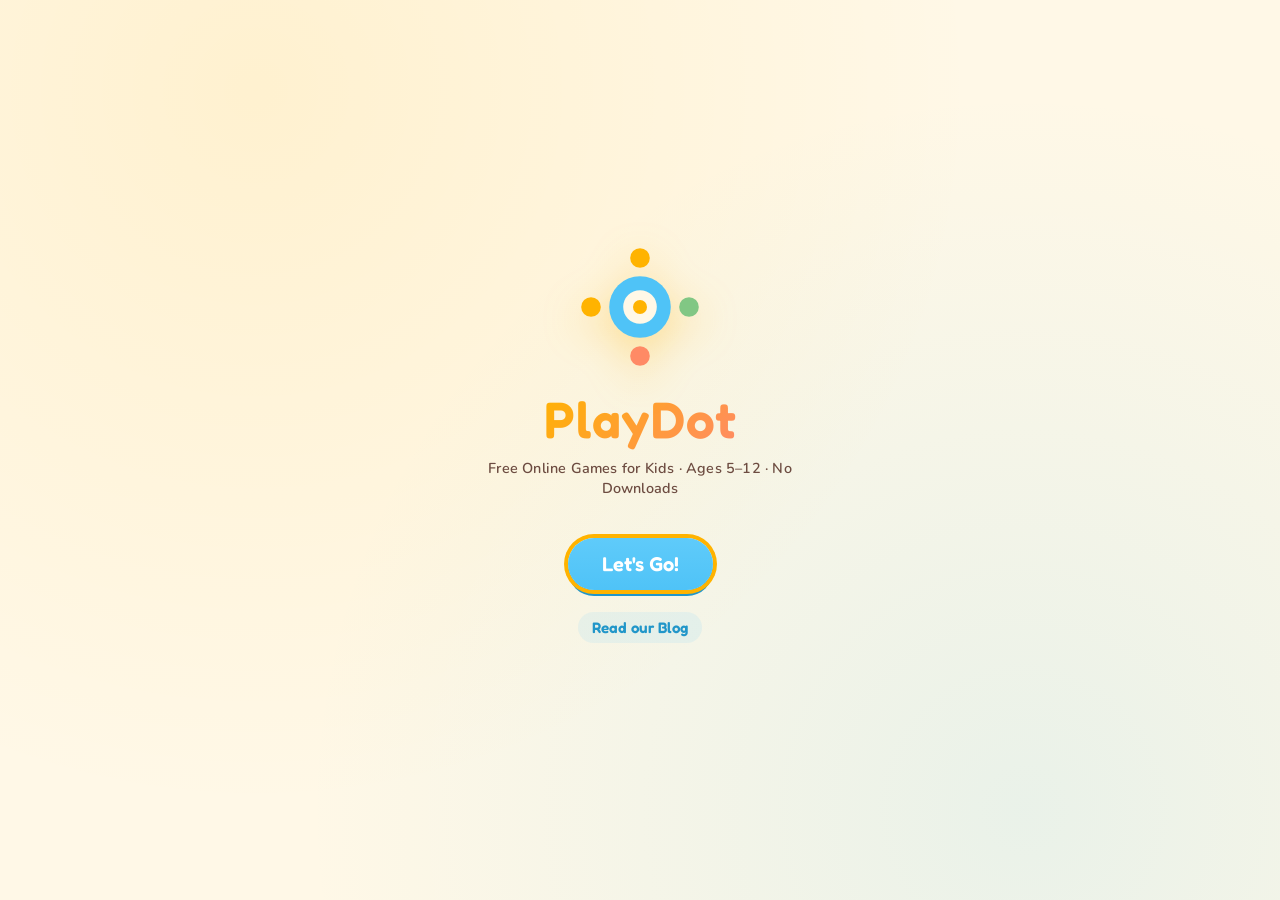
<file: index.html>
<!DOCTYPE html>
<html lang="en">
<head>
    <meta name="google-site-verification" content="J2MjWpshMWb_BfJvhMbxRysy1B_rmmm55DSOj57Hlis">
  <meta charset="UTF-8">
  <meta name="viewport" content="width=device-width, initial-scale=1.0, user-scalable=no">
  <title>PlayDot - Play Free Online Web Games for Kids | No Download</title>
  <meta name="description" content="PlayDot — the best free online kids games! Safe browser games, educational puzzles, memory boosters, and arcade fun for ages 5–12. No downloads, no ads, no sign-up.">
  <meta name="keywords" content="PlayDot, PlayDot Games, free kids games online, browser games for kids, web games for kids, safe online games for kids, educational web games, play dot games, kids gaming hub">
  <meta name="robots" content="index, follow">
  <meta name="theme-color" content="#FFB300">
  <meta name="author" content="PlayDot">
  <meta name="application-name" content="PlayDot">

  <!-- Open Graph -->
  <meta property="og:site_name" content="PlayDot">
  <meta property="og:title" content="PlayDot - Free Web Games for Kids">
  <meta property="og:description" content="Play fun, safe, and free online games for kids on PlayDot directly in your browser. No downloads required.">
  <meta property="og:type" content="website">
  <meta property="og:url" content="https://playdot.onrender.com/">
  <meta property="og:image" content="/web-app-manifest-512x512.png">

  <!-- Twitter -->
  <meta name="twitter:card" content="summary_large_image">
  <meta name="twitter:title" content="PlayDot - Free Web Games for Kids">
  <meta name="twitter:description" content="Safe, fun, ad-free browser games for kids ages 5 to 12.">

  <!-- Icons -->
  <link rel="icon" type="image/svg+xml" href="/favicon.svg">
  <link rel="icon" type="image/png" sizes="96x96" href="/favicon-96x96.png">
  <link rel="icon" href="/favicon.ico" sizes="any">
  <link rel="apple-touch-icon" href="/apple-touch-icon.png">
  <link rel="manifest" href="/site.webmanifest">

  <!-- Schema.org -->
  <script type="application/ld+json">
  {
    "@context": "https://schema.org",
    "@type": "WebSite",
    "name": "PlayDot",
    "alternateName": ["Play Dot", "PlayDot Games", "PlayDot Kids Gaming Hub"],
    "url": "https://playdot.onrender.com/",
    "description": "Free, safe, ad-free online games for kids ages 5 to 12.",
    "inLanguage": "en",
    "audience": {
      "@type": "PeopleAudience",
      "suggestedMinAge": 5,
      "suggestedMaxAge": 12
    }
  }
  </script>

  <link rel="stylesheet" href="css/style.css">

  <style>
    /* Visually hidden but crawlable for SEO */
    .sr-only {
      position: absolute !important;
      width: 1px; height: 1px;
      padding: 0; margin: -1px;
      overflow: hidden; clip: rect(0,0,0,0);
      white-space: nowrap; border: 0;
    }
  </style>
    <meta name="msvalidate.01" content="548513EF12C6687B4259E20BBB79D6B8" />
</head>
<body>
  <div id="app">
    <!-- SEO introduction (visually hidden, readable by search engines) -->
    <p class="sr-only">
      Welcome to PlayDot — the best free online web games for kids.
      Play safe, ad-free browser games including puzzle games, memory match,
      Tic-Tac-Toe, math quizzes, coloring books, and arcade mini games.
      All games work instantly on phones, tablets, and Android TV with no downloads,
      no sign-up, and no ads. Perfect for children aged 5 to 12.
    </p>

    <!-- Welcome -->
    <section id="screen-welcome" class="screen active">
      <div class="logo-area">
        <svg width="140" height="140" viewBox="0 0 100 100" class="logo-svg">
          <circle cx="50" cy="50" r="22" fill="#4FC3F7"/>
          <circle cx="50" cy="50" r="12" fill="#FFF8E7"/>
          <circle cx="50" cy="50" r="5" fill="#FFB300"/>
          <circle cx="50" cy="15" r="7" fill="#FFB300"/>
          <circle cx="85" cy="50" r="7" fill="#81C784"/>
          <circle cx="50" cy="85" r="7" fill="#FF8A65"/>
          <circle cx="15" cy="50" r="7" fill="#FFB300"/>
        </svg>
        <h1 class="logo-title">
          PlayDot
          <span class="sr-only">— Free Online Web Games for Kids, No Download Required</span>
        </h1>
        <p class="logo-tagline">Free Online Games for Kids · Ages 5–12 · No Downloads</p>
      </div>
      <button class="btn-primary focusable" id="btn-start">Let's Go!</button>
      <a href="/blog/" class="welcome-blog-link">Read our Blog</a>
    </section>

    <!-- Age -->
    <section id="screen-age" class="screen">
      <h2>How old are you?</h2>
      <div class="age-grid">
        <button class="age-btn focusable">5</button><button class="age-btn focusable">6</button>
        <button class="age-btn focusable">7</button><button class="age-btn focusable">8</button>
        <button class="age-btn focusable">9</button><button class="age-btn focusable">10</button>
        <button class="age-btn focusable">11</button><button class="age-btn focusable">12</button>
      </div>
    </section>

    <!-- Name -->
    <section id="screen-name" class="screen">
      <h2>What's your name?</h2>
      <input type="text" id="name-input" class="focusable text-input" placeholder="Type here..." autocomplete="off">
      <div class="name-actions">
        <button class="btn-secondary focusable" id="btn-random-name">Pick a fun name</button>
        <button class="btn-primary focusable" id="btn-name-next">Next</button>
      </div>
    </section>

    <!-- Avatar -->
    <section id="screen-avatar" class="screen">
      <h2>Make your avatar</h2>
      <div class="avatar-preview"><div id="avatar-circle" class="avatar-circle"></div></div>
      <div class="color-options">
        <button class="color-btn focusable" data-color="#FFB300" style="background-color:#FFB300"></button>
        <button class="color-btn focusable" data-color="#4FC3F7" style="background-color:#4FC3F7"></button>
        <button class="color-btn focusable" data-color="#81C784" style="background-color:#81C784"></button>
        <button class="color-btn focusable" data-color="#FF8A65" style="background-color:#FF8A65"></button>
      </div>
      <button class="btn-primary focusable" id="btn-avatar-save" style="margin-top:30px">Save</button>
    </section>

    <!-- Home -->
    <section id="screen-home" class="screen">
      <header class="home-header">
        <div class="user-info">
          <div id="home-avatar" class="avatar-placeholder"></div>
          <span id="display-name">Player</span>
        </div>
        <button class="settings-btn focusable" id="btn-open-settings" aria-label="Settings">
          <svg width="34" height="34" viewBox="0 0 24 24" fill="none" stroke="#3E2723" stroke-width="2" stroke-linecap="round" stroke-linejoin="round">
            <circle cx="12" cy="12" r="3"/>
            <path d="M19.4 15a1.65 1.65 0 0 0 .33 1.82l.06.06a2 2 0 1 1-2.83 2.83l-.06-.06a1.65 1.65 0 0 0-1.82-.33 1.65 1.65 0 0 0-1 1.51V21a2 2 0 1 1-4 0v-.09A1.65 1.65 0 0 0 9 19.4a1.65 1.65 0 0 0-1.82.33l-.06.06a2 2 0 1 1-2.83-2.83l.06-.06a1.65 1.65 0 0 0 .33-1.82 1.65 1.65 0 0 0-1.51-1H3a2 2 0 1 1 0-4h.09A1.65 1.65 0 0 0 4.6 9a1.65 1.65 0 0 0-.33-1.82l-.06-.06a2 2 0 1 1 2.83-2.83l.06.06a1.65 1.65 0 0 0 1.82.33H9a1.65 1.65 0 0 0 1-1.51V3a2 2 0 1 1 4 0v.09a1.65 1.65 0 0 0 1 1.51 1.65 1.65 0 0 0 1.82-.33l.06-.06a2 2 0 1 1 2.83 2.83l-.06.06a1.65 1.65 0 0 0-.33 1.82V9a1.65 1.65 0 0 0 1.51 1H21a2 2 0 1 1 0 4h-.09a1.65 1.65 0 0 0-1.51 1z"/>
          </svg>
        </button>
      </header>
      <div class="game-grid">
        <div class="game-card focusable" id="card-puzzle">
          <svg width="60" height="60" viewBox="0 0 64 64" class="game-icon">
            <rect x="4" y="4" width="24" height="24" rx="4" fill="#4FC3F7"/>
            <rect x="36" y="4" width="24" height="24" rx="4" fill="#FFB300"/>
            <rect x="4" y="36" width="24" height="24" rx="4" fill="#FFB300"/>
            <rect x="36" y="36" width="24" height="24" rx="4" fill="#4FC3F7"/>
          </svg><span>Puzzle</span>
        </div>
        <div class="game-card focusable" id="card-tictactoe">
          <svg width="60" height="60" viewBox="0 0 64 64" class="game-icon">
            <line x1="21" y1="4" x2="21" y2="60" stroke="#3E2723" stroke-width="4" stroke-linecap="round"/>
            <line x1="43" y1="4" x2="43" y2="60" stroke="#3E2723" stroke-width="4" stroke-linecap="round"/>
            <line x1="4" y1="21" x2="60" y2="21" stroke="#3E2723" stroke-width="4" stroke-linecap="round"/>
            <line x1="4" y1="43" x2="60" y2="43" stroke="#3E2723" stroke-width="4" stroke-linecap="round"/>
            <circle cx="12" cy="12" r="6" fill="#4FC3F7"/>
            <path d="M32 32 L54 54 M54 32 L32 54" stroke="#FFB300" stroke-width="6" stroke-linecap="round"/>
          </svg><span>Tic-Tac-Toe</span>
        </div>
        <div class="game-card focusable" id="card-gk">
          <svg width="60" height="60" viewBox="0 0 64 64" class="game-icon">
            <circle cx="32" cy="32" r="28" fill="none" stroke="#4FC3F7" stroke-width="6"/>
            <path d="M32 14 C22 14 18 20 18 28 C18 34 22 38 26 42 L26 48 L38 48 L38 42 C42 38 46 34 46 28 C46 20 42 14 32 14 Z M26 52 L38 52 L38 56 L26 56 Z" fill="#3E2723"/>
          </svg><span>GK Quiz</span>
        </div>
        <div class="game-card focusable" id="card-coloring">
          <svg width="60" height="60" viewBox="0 0 64 64" class="game-icon">
            <circle cx="32" cy="32" r="24" fill="none" stroke="#3E2723" stroke-width="4"/>
            <circle cx="20" cy="24" r="6" fill="#FFB300"/>
            <circle cx="44" cy="24" r="6" fill="#4FC3F7"/>
            <circle cx="20" cy="40" r="6" fill="#FF8A65"/>
            <circle cx="44" cy="40" r="6" fill="#81C784"/>
          </svg><span>Coloring</span>
        </div>
        <div class="game-card focusable" id="card-simon">
          <svg width="60" height="60" viewBox="0 0 64 64" class="game-icon">
            <circle cx="32" cy="32" r="24" fill="#3E2723"/>
            <path d="M32 32 L32 8 A24 24 0 0 1 56 32 Z" fill="#4FC3F7"/>
            <path d="M32 32 L56 32 A24 24 0 0 1 32 56 Z" fill="#FFB300"/>
            <path d="M32 32 L32 56 A24 24 0 0 1 8 32 Z" fill="#81C784"/>
            <path d="M32 32 L8 32 A24 24 0 0 1 32 8 Z" fill="#FF5252"/>
            <circle cx="32" cy="32" r="6" fill="#FFF8E7"/>
          </svg><span>Simon Says</span>
        </div>
        <div class="game-card focusable" id="card-bubble">
          <svg width="60" height="60" viewBox="0 0 64 64" class="game-icon">
            <circle cx="22" cy="24" r="14" fill="none" stroke="#4FC3F7" stroke-width="3"/>
            <circle cx="46" cy="44" r="12" fill="none" stroke="#FFB300" stroke-width="3"/>
            <circle cx="46" cy="20" r="8" fill="none" stroke="#FF8A65" stroke-width="3"/>
            <circle cx="18" cy="46" r="9" fill="none" stroke="#81C784" stroke-width="3"/>
          </svg><span>Bubble Pop</span>
        </div>
        <div class="game-card focusable" id="card-whack">
          <svg width="60" height="60" viewBox="0 0 64 64" class="game-icon">
            <ellipse cx="32" cy="50" rx="26" ry="8" fill="#5D4037"/>
            <ellipse cx="32" cy="46" rx="20" ry="6" fill="#3E2723"/>
            <circle cx="32" cy="30" r="16" fill="#FFB300"/>
            <ellipse cx="22" cy="14" rx="5" ry="12" fill="#FFB300"/>
            <ellipse cx="42" cy="14" rx="5" ry="12" fill="#FFB300"/>
            <circle cx="26" cy="28" r="3" fill="#3E2723"/>
            <circle cx="38" cy="28" r="3" fill="#3E2723"/>
          </svg><span>Whack-a-Mole</span>
        </div>
        <div class="game-card focusable" id="card-dotdot">
          <svg width="60" height="60" viewBox="0 0 64 64" class="game-icon">
            <circle cx="12" cy="52" r="4" fill="#4FC3F7"/>
            <circle cx="24" cy="20" r="4" fill="#FFB300"/>
            <circle cx="40" cy="12" r="4" fill="#81C784"/>
            <circle cx="52" cy="32" r="4" fill="#FF5252"/>
            <circle cx="40" cy="52" r="4" fill="#9C27B0"/>
            <line x1="12" y1="52" x2="24" y2="20" stroke="#3E2723" stroke-width="2" stroke-dasharray="3,3"/>
            <line x1="24" y1="20" x2="40" y2="12" stroke="#3E2723" stroke-width="2" stroke-dasharray="3,3"/>
          </svg><span>Dot to Dot</span>
        </div>
        <div class="game-card focusable" id="card-odd">
          <svg width="60" height="60" viewBox="0 0 64 64" class="game-icon">
            <rect x="6" y="6" width="16" height="16" rx="3" fill="#4FC3F7"/>
            <rect x="24" y="6" width="16" height="16" rx="3" fill="#4FC3F7"/>
            <rect x="42" y="6" width="16" height="16" rx="3" fill="#4FC3F7"/>
            <rect x="6" y="24" width="16" height="16" rx="3" fill="#4FC3F7"/>
            <rect x="24" y="24" width="16" height="16" rx="3" fill="#FFB300"/>
            <rect x="42" y="24" width="16" height="16" rx="3" fill="#4FC3F7"/>
            <rect x="6" y="42" width="16" height="16" rx="3" fill="#4FC3F7"/>
            <rect x="24" y="42" width="16" height="16" rx="3" fill="#4FC3F7"/>
            <rect x="42" y="42" width="16" height="16" rx="3" fill="#4FC3F7"/>
          </svg><span>Odd One Out</span>
        </div>
        <div class="game-card focusable" id="card-reaction">
          <svg width="60" height="60" viewBox="0 0 64 64" class="game-icon">
            <circle cx="32" cy="32" r="24" fill="none" stroke="#3E2723" stroke-width="3"/>
            <circle cx="32" cy="32" r="16" fill="#81C784"/>
            <line x1="32" y1="10" x2="32" y2="20" stroke="#3E2723" stroke-width="3" stroke-linecap="round"/>
            <line x1="32" y1="44" x2="32" y2="54" stroke="#3E2723" stroke-width="3" stroke-linecap="round"/>
            <line x1="10" y1="32" x2="20" y2="32" stroke="#3E2723" stroke-width="3" stroke-linecap="round"/>
            <line x1="44" y1="32" x2="54" y2="32" stroke="#3E2723" stroke-width="3" stroke-linecap="round"/>
          </svg><span>Tap Fast</span>
        </div>
      </div>
    </section>

    <!-- Settings -->
    <section id="screen-settings" class="screen">
      <h2>Settings</h2>
      <div class="settings-content">
        <a href="/blog/" style="color:#2196C9;text-decoration:none;font-weight:600;margin-bottom:8px;">Read our Blog →</a>
        <p class="settings-warning">Reset will delete all progress, name, avatar, and scores.</p>
        <button class="btn-secondary focusable" id="btn-reset-app" style="border-color:var(--error);color:var(--error)">Reset App</button>
        <button class="btn-primary focusable" id="btn-settings-back" style="margin-top:20px">Go Back</button>
      </div>
    </section>

    <!-- Puzzle -->
    <section id="screen-puzzle" class="screen">
      <div class="game-header">
        <button class="btn-secondary focusable" id="btn-puzzle-back">Back</button>
        <div class="score-display">Score: <span id="puzzle-score">0</span></div>
      </div>
      <h2 id="puzzle-status" class="puzzle-status-text">Find the pairs!</h2>
      <div class="memory-grid" id="memory-grid"></div>
      <button class="btn-primary focusable" id="btn-puzzle-restart" style="margin-top:20px">Play Again</button>
    </section>

    <!-- Tic Tac Toe -->
    <section id="screen-tictactoe" class="screen">
      <div class="game-header">
        <button class="btn-secondary focusable" id="btn-ttt-back">Back</button>
        <h2 id="ttt-status">Your Turn</h2>
      </div>
      <div class="ttt-board" id="ttt-board">
        <button class="ttt-cell focusable" data-index="0"></button>
        <button class="ttt-cell focusable" data-index="1"></button>
        <button class="ttt-cell focusable" data-index="2"></button>
        <button class="ttt-cell focusable" data-index="3"></button>
        <button class="ttt-cell focusable" data-index="4"></button>
        <button class="ttt-cell focusable" data-index="5"></button>
        <button class="ttt-cell focusable" data-index="6"></button>
        <button class="ttt-cell focusable" data-index="7"></button>
        <button class="ttt-cell focusable" data-index="8"></button>
      </div>
      <button class="btn-primary focusable" id="btn-ttt-restart" style="margin-top:20px">Play Again</button>
    </section>

    <!-- GK -->
    <section id="screen-gk" class="screen">
      <div class="game-header">
        <button class="btn-secondary focusable" id="btn-gk-back">Back</button>
        <div class="score-display">Score: <span id="gk-score">0</span></div>
      </div>
      <div class="gk-container">
        <h2 id="gk-question" class="gk-question">Loading...</h2>
        <div class="gk-options-grid" id="gk-options"></div>
        <div id="gk-feedback" class="gk-feedback"></div>
        <button class="btn-primary focusable" id="btn-gk-next" style="display:none;margin-top:20px">Next Question</button>
      </div>
    </section>

    <!-- Coloring -->
    <section id="screen-coloring" class="screen">
      <div class="game-header">
        <button class="btn-secondary focusable" id="btn-coloring-back">Back</button>
        <h2 style="font-size:1.1rem;color:var(--text-light)">Pick a color, then tap!</h2>
      </div>
      <div class="coloring-container">
        <div class="coloring-canvas" id="coloring-canvas"></div>
        <div class="color-palette">
          <button class="color-swatch focusable selected" data-color="#FFB300" style="background-color:#FFB300"></button>
          <button class="color-swatch focusable" data-color="#4FC3F7" style="background-color:#4FC3F7"></button>
          <button class="color-swatch focusable" data-color="#81C784" style="background-color:#81C784"></button>
          <button class="color-swatch focusable" data-color="#FF8A65" style="background-color:#FF8A65"></button>
          <button class="color-swatch focusable" data-color="#FF5252" style="background-color:#FF5252"></button>
          <button class="color-swatch focusable" data-color="#9C27B0" style="background-color:#9C27B0"></button>
          <button class="color-swatch focusable" data-color="#FFFFFF" style="background-color:#FFFFFF;border:2px solid #ccc"></button>
        </div>
        <button class="btn-secondary focusable" id="btn-coloring-next" style="margin-top:10px">Next Picture</button>
      </div>
    </section>

    <!-- Simon -->
    <section id="screen-simon" class="screen">
      <div class="game-header">
        <button class="btn-secondary focusable" id="btn-simon-back">Back</button>
        <div class="score-display">Level: <span id="simon-level">0</span> &nbsp; Best: <span id="simon-best">0</span></div>
      </div>
      <h2 id="simon-status" class="puzzle-status-text">Watch the pattern!</h2>
      <div class="simon-grid">
        <button class="simon-pad focusable" data-index="0"></button>
        <button class="simon-pad focusable" data-index="1"></button>
        <button class="simon-pad focusable" data-index="2"></button>
        <button class="simon-pad focusable" data-index="3"></button>
      </div>
      <button class="btn-primary focusable" id="btn-simon-start" style="margin-top:20px">Start Game</button>
    </section>

    <!-- Bubble -->
    <section id="screen-bubble" class="screen">
      <div class="game-header">
        <button class="btn-secondary focusable" id="btn-bubble-back">Back</button>
        <div class="score-display">Time: <span id="bubble-time">60</span>s &nbsp; Score: <span id="bubble-score">0</span></div>
      </div>
      <div class="bubble-area" id="bubble-area">
        <div class="bubble-pop-zone" id="bubble-pop-zone"></div>
      </div>
      <button class="btn-primary focusable" id="btn-bubble-start" style="margin-top:12px">Start Game</button>
      <div class="game-over-overlay hidden" id="bubble-game-over">
        <h2>Time's Up!</h2>
        <p>Score: <span id="bubble-final-score">0</span></p>
        <button class="btn-primary focusable" id="btn-bubble-restart" style="margin-top:20px">Play Again</button>
      </div>
    </section>

    <!-- Whack -->
    <section id="screen-whack" class="screen">
      <div class="game-header">
        <button class="btn-secondary focusable" id="btn-whack-back">Back</button>
        <div class="score-display">Time: <span id="whack-time">60</span>s &nbsp; Score: <span id="whack-score">0</span></div>
      </div>
      <div class="whack-grid" id="whack-grid"></div>
      <button class="btn-primary focusable" id="btn-whack-start" style="margin-top:12px">Start Game</button>
      <div class="game-over-overlay hidden" id="whack-game-over">
        <h2>Time's Up!</h2>
        <p>Score: <span id="whack-final-score">0</span></p>
        <button class="btn-primary focusable" id="btn-whack-restart" style="margin-top:20px">Play Again</button>
      </div>
    </section>

    <!-- Dot to Dot -->
    <section id="screen-dotdot" class="screen">
      <div class="game-header">
        <button class="btn-secondary focusable" id="btn-dotdot-back">Back</button>
        <h2 id="dotdot-status">Connect 1 to 5!</h2>
      </div>
      <div class="dotdot-area" id="dotdot-area"></div>
      <button class="btn-primary focusable" id="btn-dotdot-restart" style="margin-top:12px">Play Again</button>
    </section>

    <!-- Odd -->
    <section id="screen-odd" class="screen">
      <div class="game-header">
        <button class="btn-secondary focusable" id="btn-odd-back">Back</button>
        <div class="score-display">Score: <span id="odd-score">0</span></div>
      </div>
      <h2 id="odd-status" class="puzzle-status-text">Find the different one!</h2>
      <div class="odd-grid" id="odd-grid"></div>
    </section>

    <!-- Reaction -->
    <section id="screen-reaction" class="screen">
      <div class="game-header">
        <button class="btn-secondary focusable" id="btn-reaction-back">Back</button>
        <div class="score-display">Best: <span id="reaction-best">-</span> ms</div>
      </div>
      <div class="reaction-area">
        <div class="reaction-circle" id="reaction-circle">
          <span id="reaction-text">Tap to start</span>
        </div>
      </div>
      <button class="btn-primary focusable hidden" id="btn-reaction-start" style="margin-top:15px">Start</button>
    </section>

  </div>
  <script src="js/app.js"></script>
</body>
</html>
</file>
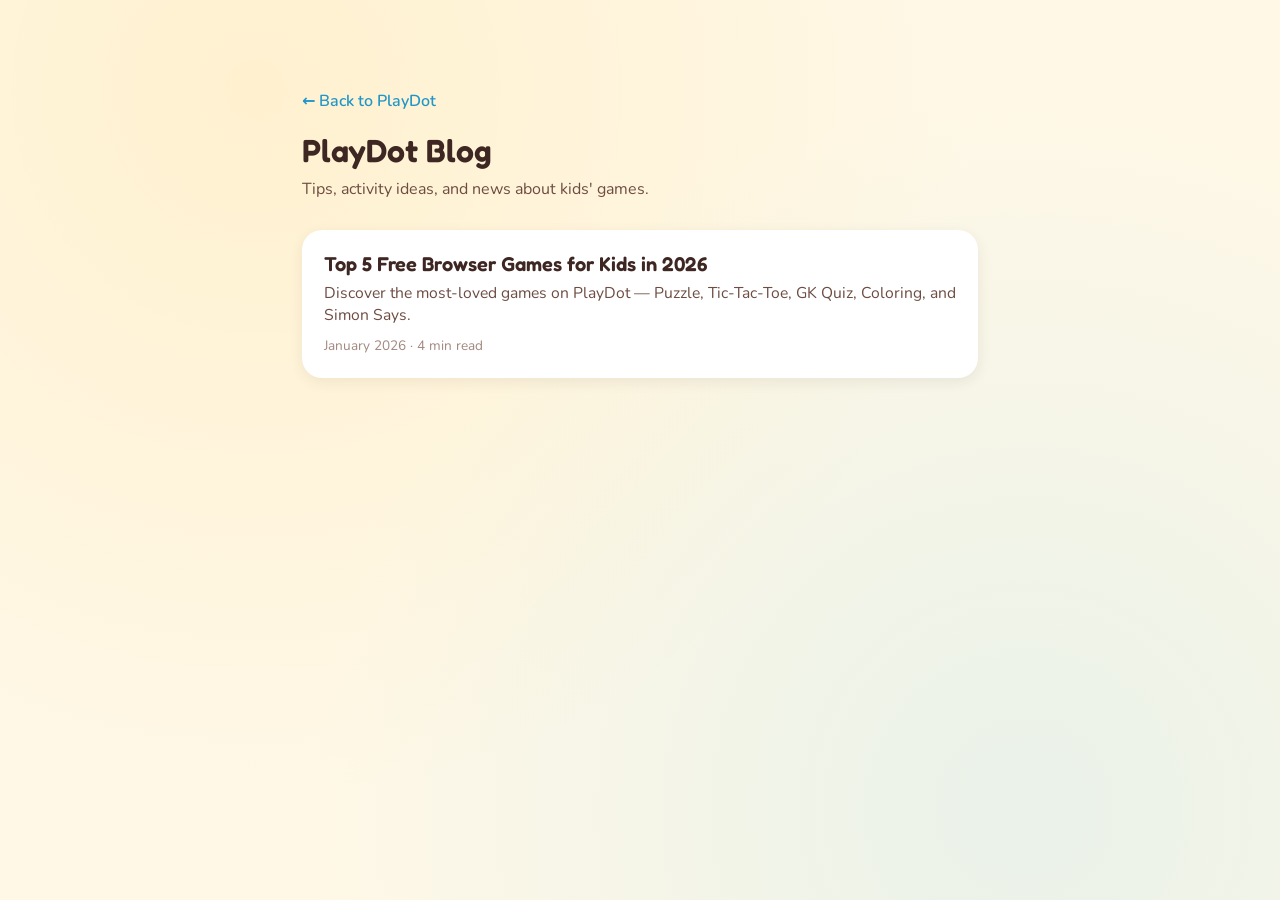
<file: blog/index.html>
<!DOCTYPE html>
<html lang="en">
<head>
  <meta charset="UTF-8">
  <meta name="viewport" content="width=device-width, initial-scale=1.0">
  <title>PlayDot Blog — Tips, Games & Kids Activities</title>
  <meta name="description" content="Read the latest PlayDot blog posts about free browser games, kids activities, and safe online play.">
  <meta name="robots" content="index, follow">
  <link rel="canonical" href="https://playdot.onrender.com/blog/">
  <meta property="og:site_name" content="PlayDot">
  <meta property="og:title" content="PlayDot Blog">
  <meta property="og:description" content="Tips, games, and activities for kids.">
  <meta property="og:type" content="website">
  <link rel="icon" type="image/svg+xml" href="/favicon.svg">
  <link rel="stylesheet" href="../css/style.css">
  <style>
    body { overflow-y: auto; display: block; }
    .blog-list-page { max-width: 720px; margin: 0 auto; padding: 90px 22px 60px; min-height: 100vh; }
    .blog-list-page h1 { font-family: 'Fredoka', sans-serif; font-size: 2rem; color: var(--text); margin-bottom: 8px; }
    .blog-list-page .sub { color: var(--text-light); margin-bottom: 30px; }
    .post-link {
      display: block; text-decoration: none; color: inherit;
      background: var(--surface); border-radius: 20px; padding: 22px;
      box-shadow: 0 4px 14px rgba(62,39,35,0.08);
      margin-bottom: 16px;
      transition: transform 0.2s, box-shadow 0.2s;
    }
    .post-link:hover { transform: translateY(-4px); box-shadow: 0 10px 22px rgba(255,179,0,0.22); }
    .post-link h2 { font-family: 'Fredoka', sans-serif; font-size: 1.25rem; color: var(--text); margin-bottom: 6px; }
    .post-link p { color: var(--text-light); font-size: 0.98rem; margin: 0 0 8px; }
    .post-link .meta { color: var(--text-muted); font-size: 0.85rem; }
    .back-home { display: inline-block; margin-bottom: 20px; color: #2196C9; text-decoration: none; font-weight: 600; }
  </style>
</head>
<body>
  <div class="blog-list-page">
    <a href="/" class="back-home">← Back to PlayDot</a>
    <h1>PlayDot Blog</h1>
    <p class="sub">Tips, activity ideas, and news about kids' games.</p>

    <a href="top-5-browser-games.html" class="post-link">
      <h2>Top 5 Free Browser Games for Kids in 2026</h2>
      <p>Discover the most-loved games on PlayDot — Puzzle, Tic-Tac-Toe, GK Quiz, Coloring, and Simon Says.</p>
      <span class="meta">January 2026 · 4 min read</span>
    </a>
  </div>
</body>
</html>
</file>
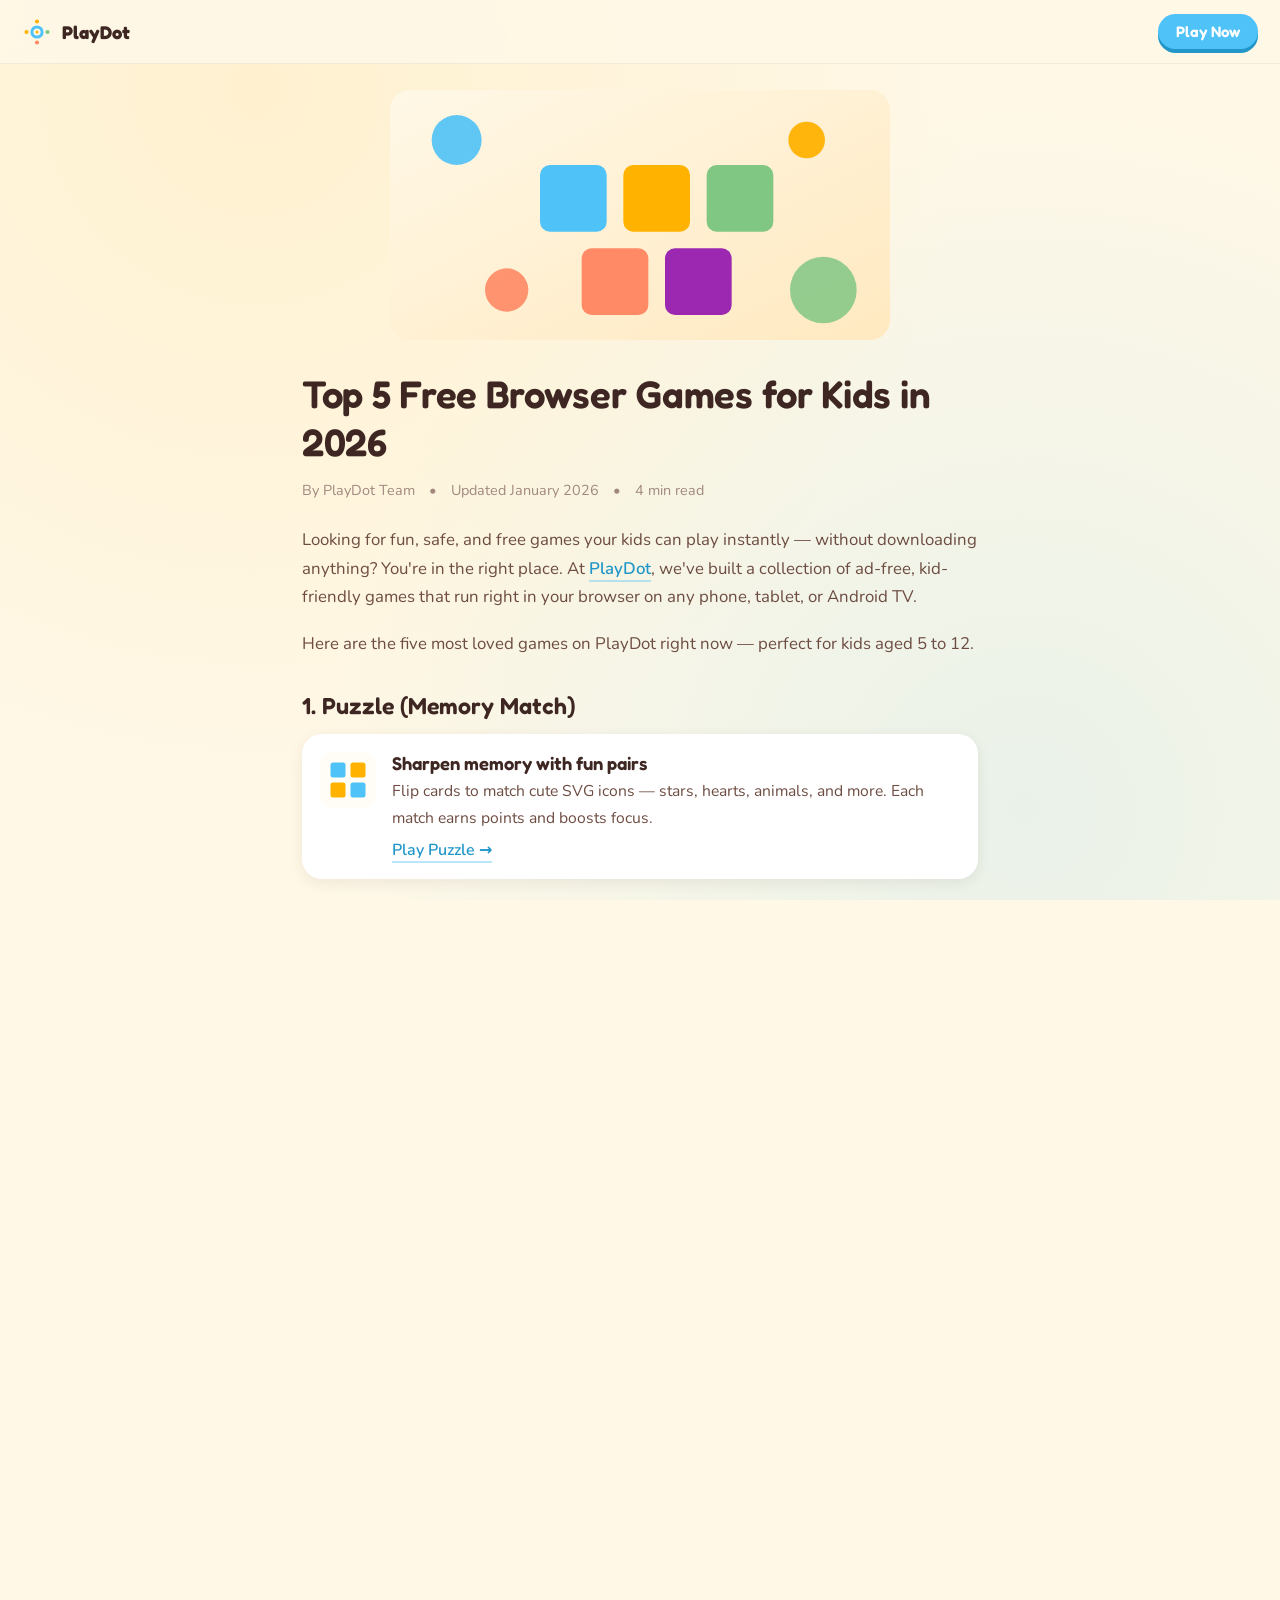
<file: blog/top-5-browser-games.html>
<!DOCTYPE html>
<html lang="en">
<head>
  <meta charset="UTF-8">
  <meta name="viewport" content="width=device-width, initial-scale=1.0">
  <title>Top 5 Free Browser Games for Kids in 2026 | PlayDot Blog</title>
  <meta name="description" content="Discover the 5 best free browser games for kids ages 5–12. No downloads, no ads, safe and fun — playable instantly on PlayDot.">
  <meta name="robots" content="index, follow">
  <meta name="keywords" content="top browser games for kids, free web games for kids, PlayDot games, educational kids games, safe online games for children, no download games">
  <meta name="theme-color" content="#FFB300">
  <meta name="author" content="PlayDot">

  <link rel="canonical" href="https://playdot.onrender.com/blog/top-5-browser-games.html">

  <!-- Open Graph -->
  <meta property="og:site_name" content="PlayDot">
  <meta property="og:title" content="Top 5 Free Browser Games for Kids in 2026 | PlayDot">
  <meta property="og:description" content="No downloads. No ads. Just safe, fun games for kids.">
  <meta property="og:image" content="https://playdot.onrender.com/web-app-manifest-512x512.png">
  <meta property="og:type" content="article">
  <meta property="og:url" content="https://playdot.onrender.com/blog/top-5-browser-games.html">

  <!-- Twitter -->
  <meta name="twitter:card" content="summary_large_image">
  <meta name="twitter:title" content="Top 5 Free Browser Games for Kids in 2026">
  <meta name="twitter:description" content="No downloads. No ads. Just safe, fun games for kids.">

  <!-- Icons -->
  <link rel="icon" type="image/svg+xml" href="/favicon.svg">
  <link rel="icon" type="image/png" sizes="96x96" href="/favicon-96x96.png">
  <link rel="apple-touch-icon" href="/apple-touch-icon.png">

  <!-- BlogPosting Schema -->
  <script type="application/ld+json">
  {
    "@context": "https://schema.org",
    "@type": "BlogPosting",
    "headline": "Top 5 Free Browser Games for Kids in 2026",
    "description": "Discover the 5 best free browser games for kids ages 5–12 on PlayDot.",
    "image": "https://playdot.onrender.com/web-app-manifest-512x512.png",
    "datePublished": "2026-01-15",
    "dateModified": "2026-01-15",
    "author": { "@type": "Organization", "name": "PlayDot", "url": "https://playdot.onrender.com/" },
    "publisher": {
      "@type": "Organization",
      "name": "PlayDot",
      "logo": { "@type": "ImageObject", "url": "https://playdot.onrender.com/favicon.svg" }
    },
    "mainEntityOfPage": {
      "@type": "WebPage",
      "@id": "https://playdot.onrender.com/blog/top-5-browser-games.html"
    }
  }
  </script>

  <link rel="stylesheet" href="../css/style.css">

  <style>
    /* Blog-specific styles — layered on top of PlayDot design system */
    .blog-page {
      max-width: 720px;
      margin: 0 auto;
      padding: 90px 22px 60px;
      width: 100%;
    }
    .blog-nav {
      position: fixed;
      top: 0; left: 0; right: 0;
      padding: 14px 22px;
      background: rgba(255,248,231,0.92);
      backdrop-filter: blur(10px);
      -webkit-backdrop-filter: blur(10px);
      display: flex;
      justify-content: space-between;
      align-items: center;
      z-index: 100;
      border-bottom: 1px solid rgba(62,39,35,0.06);
    }
    .blog-brand {
      display: flex; align-items: center; gap: 10px;
      font-family: 'Fredoka', sans-serif; font-weight: 700; font-size: 1.15rem;
      color: var(--text); text-decoration: none;
    }
    .blog-brand svg { width: 30px; height: 30px; }
    .blog-nav a.btn-home {
      font-family: 'Fredoka', sans-serif; font-weight: 600;
      padding: 8px 18px; border-radius: 999px;
      background: var(--secondary); color: #fff;
      text-decoration: none; font-size: 0.95rem;
      box-shadow: 0 4px 0 #2196C9;
      transition: transform 0.15s;
    }
    .blog-nav a.btn-home:active { transform: translateY(3px); box-shadow: 0 1px 0 #2196C9; }

    .blog-hero {
      width: 100%; max-width: 500px;
      margin: 0 auto 30px;
      display: block;
    }

    .blog-page h1 {
      font-family: 'Fredoka', sans-serif;
      font-size: clamp(1.8rem, 5vw, 2.4rem);
      color: var(--text);
      line-height: 1.25;
      margin-bottom: 14px;
      letter-spacing: -0.3px;
    }
    .blog-meta {
      font-size: 0.9rem; color: var(--text-muted);
      margin-bottom: 26px;
      display: flex; gap: 14px; flex-wrap: wrap;
    }
    .blog-page p {
      font-size: 1.05rem; line-height: 1.7;
      color: var(--text-light);
      margin-bottom: 18px;
    }
    .blog-page h2 {
      font-family: 'Fredoka', sans-serif;
      font-size: 1.45rem; color: var(--text);
      margin: 34px 0 12px;
    }
    .blog-page h3 {
      font-family: 'Fredoka', sans-serif;
      font-size: 1.15rem; color: var(--text);
      margin: 24px 0 8px;
    }
    .blog-page a {
      color: #2196C9; font-weight: 600;
      text-decoration: none;
      border-bottom: 2px solid rgba(79,195,247,0.4);
      transition: border-color 0.2s;
    }
    .blog-page a:hover { border-color: #2196C9; }
    .blog-page ul { margin: 12px 0 20px 22px; }
    .blog-page li { font-size: 1.02rem; line-height: 1.7; color: var(--text-light); margin-bottom: 6px; }

    .game-card-blog {
      display: flex; gap: 16px; align-items: flex-start;
      background: var(--surface);
      border-radius: 20px;
      padding: 18px;
      margin: 14px 0;
      box-shadow: 0 4px 14px rgba(62,39,35,0.08);
    }
    .game-card-blog .icon {
      flex-shrink: 0;
      width: 56px; height: 56px;
      border-radius: 14px;
      display: flex; justify-content: center; align-items: center;
      background: var(--surface-2);
    }
    .game-card-blog h3 { margin: 0 0 4px; }
    .game-card-blog p { margin: 0 0 8px; font-size: 0.98rem; }

    .blog-cta {
      background: linear-gradient(135deg, #FFB300, #FF8A65);
      color: #fff;
      border-radius: 22px;
      padding: 26px 22px;
      text-align: center;
      margin: 34px 0;
      box-shadow: 0 10px 24px rgba(255,179,0,0.28);
    }
    .blog-cta h3 {
      font-family: 'Fredoka', sans-serif;
      font-size: 1.35rem; margin: 0 0 8px;
      color: #fff;
    }
    .blog-cta p { color: rgba(255,255,255,0.92); margin: 0 0 16px; font-size: 0.98rem; }
    .blog-cta a {
      display: inline-block;
      background: #fff; color: var(--text);
      font-family: 'Fredoka', sans-serif; font-weight: 700;
      padding: 12px 30px; border-radius: 999px;
      text-decoration: none; border: none;
      box-shadow: 0 4px 0 rgba(0,0,0,0.15);
    }

    .blog-footer {
      text-align: center;
      padding: 30px 0 20px;
      font-size: 0.9rem;
      color: var(--text-muted);
    }
    .blog-footer a { color: var(--text-light); border-bottom: 1px solid rgba(62,39,35,0.2); }

    body { overflow-y: auto; display: block; }
    .blog-page { min-height: 100vh; }
  </style>
</head>
<body>

  <nav class="blog-nav">
    <a href="/" class="blog-brand">
      <svg viewBox="0 0 100 100" aria-hidden="true">
        <circle cx="50" cy="50" r="22" fill="#4FC3F7"/>
        <circle cx="50" cy="50" r="12" fill="#FFF8E7"/>
        <circle cx="50" cy="50" r="5" fill="#FFB300"/>
        <circle cx="50" cy="15" r="7" fill="#FFB300"/>
        <circle cx="85" cy="50" r="7" fill="#81C784"/>
        <circle cx="50" cy="85" r="7" fill="#FF8A65"/>
        <circle cx="15" cy="50" r="7" fill="#FFB300"/>
      </svg>
      PlayDot
    </a>
    <a href="/" class="btn-home">Play Now</a>
  </nav>

  <article class="blog-page">

    <svg class="blog-hero" viewBox="0 0 600 300" role="img" aria-label="Illustration of five game cards">
      <defs>
        <linearGradient id="g1" x1="0" y1="0" x2="1" y2="1">
          <stop offset="0" stop-color="#FFF8E7"/>
          <stop offset="1" stop-color="#FFE9C0"/>
        </linearGradient>
      </defs>
      <rect width="600" height="300" rx="24" fill="url(#g1)"/>
      <circle cx="80" cy="60" r="30" fill="#4FC3F7" opacity="0.9"/>
      <circle cx="520" cy="240" r="40" fill="#81C784" opacity="0.85"/>
      <circle cx="140" cy="240" r="26" fill="#FF8A65" opacity="0.9"/>
      <circle cx="500" cy="60" r="22" fill="#FFB300" opacity="0.95"/>
      <g transform="translate(180 90)">
        <rect x="0" y="0" width="80" height="80" rx="12" fill="#4FC3F7"/>
        <rect x="100" y="0" width="80" height="80" rx="12" fill="#FFB300"/>
        <rect x="200" y="0" width="80" height="80" rx="12" fill="#81C784"/>
        <rect x="50" y="100" width="80" height="80" rx="12" fill="#FF8A65"/>
        <rect x="150" y="100" width="80" height="80" rx="12" fill="#9C27B0"/>
      </g>
    </svg>

    <h1>Top 5 Free Browser Games for Kids in 2026</h1>
    <div class="blog-meta">
      <span>By PlayDot Team</span>
      <span>•</span>
      <span>Updated January 2026</span>
      <span>•</span>
      <span>4 min read</span>
    </div>

    <p>
      Looking for fun, safe, and free games your kids can play instantly — without downloading anything?
      You're in the right place. At <a href="/">PlayDot</a>, we've built a collection of ad-free,
      kid-friendly games that run right in your browser on any phone, tablet, or Android TV.
    </p>
    <p>
      Here are the five most loved games on PlayDot right now — perfect for kids aged 5 to 12.
    </p>

    <h2>1. Puzzle (Memory Match)</h2>
    <div class="game-card-blog">
      <div class="icon">
        <svg width="40" height="40" viewBox="0 0 64 64"><rect x="4" y="4" width="24" height="24" rx="4" fill="#4FC3F7"/><rect x="36" y="4" width="24" height="24" rx="4" fill="#FFB300"/><rect x="4" y="36" width="24" height="24" rx="4" fill="#FFB300"/><rect x="36" y="36" width="24" height="24" rx="4" fill="#4FC3F7"/></svg>
      </div>
      <div>
        <h3>Sharpen memory with fun pairs</h3>
        <p>Flip cards to match cute SVG icons — stars, hearts, animals, and more. Each match earns points and boosts focus.</p>
        <a href="/#puzzle">Play Puzzle →</a>
      </div>
    </div>

    <h2>2. Tic-Tac-Toe vs Smart Bot</h2>
    <div class="game-card-blog">
      <div class="icon">
        <svg width="40" height="40" viewBox="0 0 64 64"><line x1="21" y1="4" x2="21" y2="60" stroke="#3E2723" stroke-width="4" stroke-linecap="round"/><line x1="43" y1="4" x2="43" y2="60" stroke="#3E2723" stroke-width="4" stroke-linecap="round"/><line x1="4" y1="21" x2="60" y2="21" stroke="#3E2723" stroke-width="4" stroke-linecap="round"/><line x1="4" y1="43" x2="60" y2="43" stroke="#3E2723" stroke-width="4" stroke-linecap="round"/><circle cx="12" cy="12" r="6" fill="#4FC3F7"/><path d="M32 32 L54 54 M54 32 L32 54" stroke="#FFB300" stroke-width="6" stroke-linecap="round"/></svg>
      </div>
      <div>
        <h3>Classic game, playful AI</h3>
        <p>The timeless X-and-O game with a friendly bot. Easy enough for beginners, tricky enough to keep them hooked.</p>
        <a href="/#tictactoe">Play Tic-Tac-Toe →</a>
      </div>
    </div>

    <h2>3. GK Quiz</h2>
    <div class="game-card-blog">
      <div class="icon">
        <svg width="40" height="40" viewBox="0 0 64 64"><circle cx="32" cy="32" r="28" fill="none" stroke="#4FC3F7" stroke-width="6"/><path d="M32 14 C22 14 18 20 18 28 C18 34 22 38 26 42 L26 48 L38 48 L38 42 C42 38 46 34 46 28 C46 20 42 14 32 14 Z M26 52 L38 52 L38 56 L26 56 Z" fill="#3E2723"/></svg>
      </div>
      <div>
        <h3>Learn while you play</h3>
        <p>Short, simple questions about colors, animals, numbers, and nature. Correct answers earn +10; wrong ones cost −5.</p>
        <a href="/#gk">Play GK Quiz →</a>
      </div>
    </div>

    <h2>4. Coloring Book</h2>
    <div class="game-card-blog">
      <div class="icon">
        <svg width="40" height="40" viewBox="0 0 64 64"><circle cx="32" cy="32" r="24" fill="none" stroke="#3E2723" stroke-width="4"/><circle cx="20" cy="24" r="6" fill="#FFB300"/><circle cx="44" cy="24" r="6" fill="#4FC3F7"/><circle cx="20" cy="40" r="6" fill="#FF8A65"/><circle cx="44" cy="40" r="6" fill="#81C784"/></svg>
      </div>
      <div>
        <h3>Creative freedom, no mess</h3>
        <p>Over 20 hand-drawn SVG pictures to color — houses, fish, cats, rockets, and more. Pick a color, tap a shape, done.</p>
        <a href="/#coloring">Open Coloring Book →</a>
      </div>
    </div>

    <h2>5. Simon Says</h2>
    <div class="game-card-blog">
      <div class="icon">
        <svg width="40" height="40" viewBox="0 0 64 64"><circle cx="32" cy="32" r="24" fill="#3E2723"/><path d="M32 32 L32 8 A24 24 0 0 1 56 32 Z" fill="#4FC3F7"/><path d="M32 32 L56 32 A24 24 0 0 1 32 56 Z" fill="#FFB300"/><path d="M32 32 L32 56 A24 24 0 0 1 8 32 Z" fill="#81C784"/><path d="M32 32 L8 32 A24 24 0 0 1 32 8 Z" fill="#FF5252"/></svg>
      </div>
      <div>
        <h3>Train attention & memory</h3>
        <p>Watch a pattern of colored lights, then repeat it. Each level adds one more — how far can you go?</p>
        <a href="/#simon">Play Simon Says →</a>
      </div>
    </div>

    <div class="blog-cta">
      <h3>Ready to play?</h3>
      <p>All 10 PlayDot games are free, ad-free, and safe for kids. No sign-up required.</p>
      <a href="/">Start Playing →</a>
    </div>

    <h2>Why PlayDot?</h2>
    <ul>
      <li><strong>No downloads</strong> — just open and play in your browser</li>
      <li><strong>No ads, no tracking</strong> — a truly safe place for kids</li>
      <li><strong>Works on any device</strong> — phones, tablets, and Android TV</li>
      <li><strong>D-pad and touch friendly</strong> — easy for little hands and remote controls</li>
      <li><strong>Local-only data</strong> — name, avatar, and scores stay on your device</li>
    </ul>

    <p>
      PlayDot is updated regularly with new games and improvements. Bookmark this page or
      <a href="/">start playing right now</a> — no login needed.
    </p>

    <footer class="blog-footer">
      <p>© 2026 <a href="/">PlayDot</a> — Free games for kids. Made with love.</p>
    </footer>

  </article>
</body>
</html>
</file>
<file: css/style.css>
@import url('https://fonts.googleapis.com/css2?family=Fredoka:wght@400;500;600;700&family=Nunito:wght@400;600;700;800&display=swap');

:root {
  --yellow: #FFB300;
  --blue: #4FC3F7;
  --green: #81C784;
  --coral: #FF8A65;
  --red: #FF5252;
  --purple: #9C27B0;
  --bg: #FFF8E7;
  --surface: #FFFFFF;
  --surface-2: #FFFDF6;
  --text: #3E2723;
  --text-light: #6D4C41;
  --text-muted: #A1887F;
  --primary: var(--yellow);
  --secondary: var(--blue);
  --success: var(--green);
  --error: var(--coral);
  --r-sm: 10px; --r-md: 16px; --r-lg: 24px; --r-pill: 999px;
  --sh-sm: 0 2px 6px rgba(62,39,35,0.06);
  --sh-md: 0 6px 16px rgba(62,39,35,0.10);
  --sh-lg: 0 12px 28px rgba(62,39,35,0.14);
  --sh-focus: 0 0 0 4px var(--yellow), 0 8px 20px rgba(255,179,0,0.28);
  --ease-bounce: cubic-bezier(0.34,1.56,0.64,1);
  --ease-smooth: cubic-bezier(0.4,0,0.2,1);
  --t-fast: 140ms; --t-base: 240ms; --t-slow: 400ms;
  --focus-ring: 0 0 0 4px var(--yellow);
  --bg-color: var(--bg);
  --text-color: var(--text);
}

*, *::before, *::after {
  box-sizing: border-box; margin: 0; padding: 0;
  -webkit-tap-highlight-color: transparent;
}
html, body {
  height: 100%; width: 100%; overflow: hidden;
  user-select: none; -webkit-user-select: none;
}
body {
  font-family: 'Nunito', system-ui, sans-serif;
  background:
    radial-gradient(circle at 20% 10%, rgba(255,179,0,0.10), transparent 55%),
    radial-gradient(circle at 80% 90%, rgba(79,195,247,0.12), transparent 55%),
    var(--bg);
  color: var(--text);
  display: flex; justify-content: center; align-items: center;
  -webkit-font-smoothing: antialiased;
}
h1, h2, h3 { font-family: 'Fredoka', sans-serif; font-weight: 600; line-height: 1.2; }
h1 { font-size: clamp(2rem, 6vw, 3rem); }
h2 { font-size: clamp(1.3rem, 4vw, 1.8rem); }
button { font-family: inherit; color: inherit; cursor: pointer; }
.hidden { display: none !important; }

#app { width: 100%; height: 100%; max-width: 720px; position: relative; overflow: hidden; }

/* ---------- Screens ---------- */
.screen {
  position: absolute; inset: 0;
  display: flex; flex-direction: column;
  justify-content: center; align-items: center;
  padding: 90px 20px 40px;
  overflow-y: auto; overflow-x: hidden;
  opacity: 0; visibility: hidden;
  transform: translateY(8px) scale(0.98);
  transition: opacity var(--t-base) var(--ease-smooth), transform var(--t-base) var(--ease-smooth), visibility 0s linear var(--t-base);
  scroll-behavior: smooth; -webkit-overflow-scrolling: touch;
  scrollbar-width: thin; scrollbar-color: rgba(255,179,0,0.4) transparent;
}
.screen::-webkit-scrollbar { width: 5px; }
.screen::-webkit-scrollbar-thumb { background: rgba(255,179,0,0.4); border-radius: 999px; }
.screen.active {
  opacity: 1; visibility: visible; transform: translateY(0) scale(1);
  transition-delay: 0s;
}
#screen-welcome, #screen-age, #screen-name, #screen-avatar, #screen-settings {
  justify-content: center; padding-top: 20px;
}

/* ---------- Focus ---------- */
.focusable { outline: none; border: none; background: none; cursor: pointer; border-radius: var(--r-md); transition: transform var(--t-fast) var(--ease-bounce), box-shadow var(--t-base) var(--ease-smooth), background-color var(--t-base); }
.focusable:focus-visible, .focusable:focus { box-shadow: var(--sh-focus); }
.focusable:active { transform: scale(0.96); }

/* ---------- Buttons ---------- */
.btn-primary, .btn-secondary {
  font-family: 'Fredoka', sans-serif; font-weight: 600; font-size: 1.25rem;
  padding: 14px 34px; border-radius: var(--r-pill); border: none;
  transition: transform var(--t-fast) var(--ease-bounce), box-shadow var(--t-base), filter var(--t-fast);
}
.btn-primary {
  background: linear-gradient(180deg,#5FCBFA,#4FC3F7); color: #fff;
  box-shadow: 0 6px 0 #2196C9, 0 8px 18px rgba(79,195,247,0.35);
}
.btn-primary:hover { filter: brightness(1.05); }
.btn-primary:active { transform: translateY(4px) scale(0.98); box-shadow: 0 2px 0 #2196C9; }
.btn-primary:focus { box-shadow: 0 0 0 4px var(--yellow), 0 6px 0 #2196C9; }
.btn-secondary {
  background: var(--surface); color: var(--text);
  border: 2.5px solid var(--secondary);
  box-shadow: 0 4px 0 rgba(79,195,247,0.35);
}
.btn-secondary:active { transform: translateY(3px) scale(0.98); box-shadow: 0 1px 0 rgba(79,195,247,0.35); }

/* ---------- Headers ---------- */
.home-header, .game-header {
  position: absolute; top: 0; left: 0; right: 0;
  padding: 16px 22px;
  display: flex; justify-content: space-between; align-items: center; gap: 12px;
  z-index: 50;
  background: linear-gradient(180deg, rgba(255,248,231,0.95), rgba(255,248,231,0));
}
.game-header h2 { font-size: 1.1rem; color: var(--text-light); font-weight: 500; }
.score-display {
  font-family: 'Fredoka', sans-serif; font-weight: 600; font-size: 1.1rem;
  color: var(--yellow); background: var(--surface);
  padding: 6px 14px; border-radius: var(--r-pill);
  box-shadow: var(--sh-sm); white-space: nowrap;
}

/* ---------- Welcome ---------- */
.logo-area { text-align: center; margin-bottom: 40px; display: flex; flex-direction: column; align-items: center; }
.logo-svg { filter: drop-shadow(0 12px 20px rgba(255,179,0,0.35)); animation: logoFloat 3.4s ease-in-out infinite; }
@keyframes logoFloat { 0%,100% { transform: translateY(0) rotate(0deg); } 50% { transform: translateY(-12px) rotate(3deg); } }
.logo-area h1 {
  font-size: 3.2rem; letter-spacing: 1px; margin-top: 12px;
  background: linear-gradient(135deg,#FFB300,#FF8A65);
  -webkit-background-clip: text; background-clip: text; -webkit-text-fill-color: transparent;
}

/* ---------- Age ---------- */
.age-grid { display: grid; grid-template-columns: repeat(4, 1fr); gap: 12px; margin-top: 24px; max-width: 400px; }
.age-btn {
  width: clamp(60px, 18vw, 78px); height: clamp(60px, 18vw, 78px);
  aspect-ratio: 1; border-radius: 50%;
  background: var(--surface); color: var(--text);
  font-family: 'Fredoka', sans-serif; font-weight: 600; font-size: clamp(1.3rem, 4vw, 1.8rem);
  display: flex; justify-content: center; align-items: center;
  box-shadow: var(--sh-md); border: 3px solid transparent;
  transition: all var(--t-base) var(--ease-bounce);
}
.age-btn:hover, .age-btn:focus { border-color: var(--yellow); transform: translateY(-4px) scale(1.06); box-shadow: 0 10px 22px rgba(255,179,0,0.35); }

/* ---------- Name ---------- */
.text-input {
  padding: 16px 22px; font-size: 1.4rem; font-family: 'Nunito', sans-serif; font-weight: 700;
  text-align: center; border-radius: var(--r-lg); border: 3px solid #E0D5C0;
  background: var(--surface); width: 300px; max-width: 90vw;
  margin-top: 16px; color: var(--text); outline: none;
  transition: border-color var(--t-base), box-shadow var(--t-base);
}
.text-input::placeholder { color: var(--text-muted); font-weight: 500; }
.text-input:focus { border-color: var(--primary); box-shadow: 0 0 0 6px rgba(255,179,0,0.20); }
.name-actions { display: flex; flex-wrap: wrap; justify-content: center; gap: 12px; margin-top: 24px; }

/* ---------- Avatar ---------- */
.avatar-preview { margin: 16px 0; padding: 24px; background: var(--surface); border-radius: 50%; box-shadow: var(--sh-md); }
.avatar-circle {
  width: clamp(100px, 30vw, 140px); height: clamp(100px, 30vw, 140px);
  border-radius: 50%; background: var(--yellow);
  box-shadow: inset -12px -12px 24px rgba(0,0,0,0.12), inset 12px 12px 24px rgba(255,255,255,0.35);
  transition: background var(--t-base);
}
.color-options { display: flex; gap: 12px; margin-top: 12px; }
.color-btn {
  width: 62px; height: 62px; border-radius: 50%;
  border: 4px solid white; box-shadow: var(--sh-md);
  transition: all var(--t-base) var(--ease-bounce);
}
.color-btn:hover, .color-btn:focus { transform: translateY(-4px) scale(1.1); }
.color-btn[data-active="true"] { border-color: var(--text); transform: scale(1.12); }

/* ---------- Home ---------- */
#screen-home { padding-top: 80px; justify-content: flex-start; }
.user-info { display: flex; align-items: center; gap: 12px; }
.avatar-placeholder { width: 46px; height: 46px; border-radius: 50%; background: var(--yellow); box-shadow: var(--sh-sm); }
#display-name { font-family: 'Fredoka', sans-serif; font-weight: 600; font-size: 1.3rem; }
.settings-btn {
  width: 44px; height: 44px; display: flex; justify-content: center; align-items: center;
  border-radius: 50%; background: var(--surface); box-shadow: var(--sh-sm); border: none;
  transition: all var(--t-base) var(--ease-bounce);
}
.settings-btn:hover, .settings-btn:focus { transform: scale(1.08); box-shadow: var(--sh-focus); }
.settings-btn:hover svg, .settings-btn:focus svg { transform: rotate(90deg); }
.settings-btn svg { transition: transform var(--t-slow) var(--ease-bounce); }

.game-grid {
  display: grid; grid-template-columns: repeat(2, 1fr); gap: 16px;
  width: 100%; max-width: 460px; padding: 0 8px; margin: 0 auto;
}
@media (min-width: 720px) { .game-grid { grid-template-columns: repeat(3, 1fr); max-width: 720px; } }

.game-card {
  position: relative; aspect-ratio: 1; background: var(--surface);
  border-radius: var(--r-lg); display: flex; flex-direction: column;
  justify-content: center; align-items: center; gap: 12px; padding: 12px;
  font-family: 'Fredoka', sans-serif; font-weight: 600; font-size: 1rem;
  color: var(--text); box-shadow: var(--sh-md); border: 2px solid transparent;
  cursor: pointer; overflow: hidden;
  transition: transform var(--t-base) var(--ease-bounce), box-shadow var(--t-base), border-color var(--t-base);
}
.game-card:hover, .game-card:focus { transform: translateY(-6px) scale(1.03); border-color: var(--yellow); box-shadow: 0 14px 30px rgba(255,179,0,0.30); }
.game-card:active { transform: translateY(-2px) scale(0.98); }
.game-icon { transition: transform var(--t-base) var(--ease-bounce); }
.game-card:hover .game-icon, .game-card:focus .game-icon { transform: scale(1.12) rotate(-3deg); }
@keyframes cardIn { from { opacity: 0; transform: translateY(20px) scale(0.9); } to { opacity: 1; transform: translateY(0) scale(1); } }

/* ---------- Settings ---------- */
.settings-content {
  display: flex; flex-direction: column; align-items: center; gap: 16px;
  margin-top: 16px; padding: 24px; background: var(--surface);
  border-radius: var(--r-lg); box-shadow: var(--sh-md);
  max-width: 380px; width: 100%;
}
.settings-warning { font-size: 0.95rem; color: var(--text-light); text-align: center; }

/* ---------- Puzzle ---------- */
.puzzle-status-text { margin-top: 55px; font-family: 'Fredoka', sans-serif; font-size: 1.35rem; color: var(--text-light); font-weight: 500; }
.memory-grid {
  display: grid;
  grid-template-columns: repeat(4, clamp(62px, 18vw, 82px));
  grid-auto-rows: clamp(62px, 18vw, 82px);
  gap: 12px; margin-top: 16px; perspective: 1000px;
}
.memory-card { position: relative; background: transparent; border: none; cursor: pointer; padding: 0; }
.memory-card:focus .card-inner { box-shadow: var(--sh-focus); transform: scale(1.06); }
.card-inner {
  position: relative; width: 100%; height: 100%;
  transition: transform 0.55s var(--ease-bounce); transform-style: preserve-3d;
  border-radius: var(--r-md); box-shadow: var(--sh-md);
}
.memory-card.flipped .card-inner { transform: rotateY(180deg); }
.card-front, .card-back {
  position: absolute; inset: 0; -webkit-backface-visibility: hidden; backface-visibility: hidden;
  border-radius: var(--r-md); display: flex; justify-content: center; align-items: center;
}
.card-front { background: var(--surface); transform: rotateY(180deg); }
.card-back { background: linear-gradient(135deg,#5FCBFA,#4FC3F7); position: relative; }
.card-back::after {
  content: ""; position: absolute; width: 40%; height: 40%; border-radius: 50%;
  background: rgba(255,255,255,0.25); top: 50%; left: 50%; transform: translate(-50%,-50%);
}
.memory-card.matched .card-inner { opacity: 0.55; pointer-events: none; }
.memory-card.matched .card-front { background: linear-gradient(135deg,#A5E3C6,#81C784); }
.match-text {
  position: absolute; top: 50%; left: 50%;
  transform: translate(-50%,-50%) rotate(-12deg) scale(0.5);
  background: var(--success); color: #fff; padding: 4px 10px;
  border-radius: var(--r-sm); font-family: 'Fredoka', sans-serif; font-weight: 600;
  font-size: 0.8rem; opacity: 0; pointer-events: none; z-index: 20;
  transition: opacity var(--t-base), transform var(--t-base) var(--ease-bounce);
}
.memory-card.matched .match-text { opacity: 1; transform: translate(-50%,-50%) rotate(-12deg) scale(1); }

/* ---------- Tic Tac Toe ---------- */
.ttt-board {
  display: grid;
  grid-template-columns: repeat(3, clamp(78px, 24vw, 106px));
  grid-template-rows: repeat(3, clamp(78px, 24vw, 106px));
  gap: 10px; background: linear-gradient(135deg,#5FCBFA,#4FC3F7);
  padding: 12px; border-radius: var(--r-lg); box-shadow: var(--sh-lg);
  margin-top: 55px;
}
.ttt-cell {
  background: var(--surface); border-radius: var(--r-md);
  font-family: 'Fredoka', sans-serif; font-weight: 700; font-size: 2.6rem;
  display: flex; justify-content: center; align-items: center;
  color: var(--text); border: none; cursor: pointer;
  transition: transform var(--t-fast) var(--ease-bounce), background-color var(--t-base);
}
.ttt-cell:focus { box-shadow: inset 0 0 0 4px var(--yellow); transform: scale(1.04); z-index: 10; }
.ttt-cell:hover { background: var(--surface-2); }
.ttt-cell.x-move::before { content: "X"; color: var(--blue); animation: tttPop 0.35s var(--ease-bounce); }
.ttt-cell.o-move::before { content: "O"; color: var(--coral); animation: tttPop 0.35s var(--ease-bounce); }
@keyframes tttPop { 0% { transform: scale(0.3); opacity: 0; } 60% { transform: scale(1.15); opacity: 1; } 100% { transform: scale(1); } }

/* ---------- GK ---------- */
.gk-container { display: flex; flex-direction: column; align-items: center; width: 100%; max-width: 560px; margin-top: 55px; }
.gk-question { font-family: 'Fredoka', sans-serif; font-size: clamp(1.4rem, 4.5vw, 1.9rem); text-align: center; margin-bottom: 24px; }
.gk-options-grid { display: grid; grid-template-columns: repeat(2, 1fr); gap: 12px; width: 100%; }
.gk-option {
  background: var(--surface); padding: 22px 16px; border-radius: var(--r-lg);
  font-family: 'Fredoka', sans-serif; font-weight: 500; font-size: 1.1rem;
  box-shadow: var(--sh-md); text-align: center; border: 3px solid transparent;
  cursor: pointer; transition: all var(--t-base) var(--ease-bounce);
}
.gk-option:hover, .gk-option:focus { border-color: var(--yellow); transform: translateY(-4px); }
.gk-option.correct { background: var(--success); color: #fff; border-color: #5CA85E; animation: correctPulse 0.5s var(--ease-bounce); }
.gk-option.wrong { background: var(--coral); color: #fff; border-color: #E5623A; animation: shakeWrong 0.4s; }
@keyframes correctPulse { 0% { transform: scale(1); } 50% { transform: scale(1.08); } 100% { transform: scale(1); } }
@keyframes shakeWrong { 0%,100% { transform: translateX(0); } 20% { transform: translateX(-6px); } 40% { transform: translateX(6px); } 60% { transform: translateX(-4px); } 80% { transform: translateX(4px); } }
.gk-feedback { margin-top: 16px; font-family: 'Fredoka', sans-serif; font-size: 1.4rem; font-weight: 600; min-height: 32px; }

/* ---------- Coloring ---------- */
.coloring-container { display: flex; flex-direction: column; align-items: center; gap: 16px; margin-top: 55px; padding-bottom: 24px; }
.coloring-canvas {
  width: clamp(230px, 70vw, 300px); height: clamp(230px, 70vw, 300px);
  background: var(--surface); border-radius: var(--r-lg); box-shadow: var(--sh-md);
  display: flex; justify-content: center; align-items: center; overflow: hidden; padding: 12px;
}
.coloring-canvas svg { width: 100%; height: 100%; }
.coloring-canvas svg .colorable { transition: fill var(--t-slow) var(--ease-smooth); cursor: pointer; }
.coloring-canvas svg [tabindex="0"]:focus { filter: drop-shadow(0 0 6px var(--yellow)) drop-shadow(0 0 12px var(--yellow)); }
.color-palette { display: flex; gap: 10px; flex-wrap: wrap; justify-content: center; max-width: 320px; }
.color-swatch {
  width: 44px; height: 44px; border-radius: 50%; border: 3px solid white;
  box-shadow: var(--sh-md); cursor: pointer; transition: all var(--t-base) var(--ease-bounce);
}
.color-swatch:hover, .color-swatch:focus { transform: translateY(-4px) scale(1.14); box-shadow: var(--sh-focus); }
.color-swatch.selected { border-color: var(--text); transform: scale(1.16); }

/* ---------- Simon ---------- */
.simon-grid {
  display: grid;
  grid-template-columns: repeat(2, clamp(96px, 28vw, 130px));
  grid-template-rows: repeat(2, clamp(96px, 28vw, 130px));
  gap: 16px; margin-top: 16px;
}
.simon-pad {
  border-radius: var(--r-lg); border: 6px solid white; cursor: pointer; outline: none;
  opacity: 0.55; box-shadow: var(--sh-md);
  transition: opacity var(--t-fast), transform var(--t-base) var(--ease-bounce), box-shadow var(--t-base);
}
.simon-pad:focus, .simon-pad:hover { box-shadow: var(--sh-focus); transform: scale(1.04); }
.simon-pad.lit { opacity: 1; transform: scale(1.10); box-shadow: 0 0 0 6px #FFF8E7, 0 0 32px 10px rgba(255,255,255,0.85); }
.simon-pad.pressed { opacity: 1; transform: scale(0.92); }
.simon-pad[data-index="0"] { background-color: #4FC3F7; }
.simon-pad[data-index="1"] { background-color: #FFB300; }
.simon-pad[data-index="2"] { background-color: #81C784; }
.simon-pad[data-index="3"] { background-color: #FF5252; }

/* ---------- Bubble ---------- */
.bubble-area {
  width: clamp(280px, 88vw, 320px);
  height: clamp(320px, 52vh, 400px);
  background: linear-gradient(to top, #E1F5FE 0%, #FFF8E7 100%);
  border-radius: var(--r-lg); position: relative; overflow: hidden;
  box-shadow: inset 0 0 30px rgba(79,195,247,0.20), var(--sh-md);
  margin-top: 12px; touch-action: manipulation;
}
.bubble { position: absolute; border-radius: 50%; border: 3px solid rgba(255,255,255,0.75); box-shadow: inset -4px -4px 10px rgba(255,255,255,0.7), 0 4px 10px rgba(0,0,0,0.08); pointer-events: none; }
.bubble-pop-zone {
  position: absolute; bottom: 12px; width: 70px; height: 70px; border-radius: 50%;
  border: 4px dashed var(--yellow);
  background: radial-gradient(circle at center, rgba(255,179,0,0.28), transparent 70%);
  transition: left 0.15s var(--ease-smooth); z-index: 20;
  display: flex; justify-content: center; align-items: center;
}
.bubble-pop-zone::before { content: ""; width: 12px; height: 12px; border-radius: 50%; background: var(--yellow); box-shadow: 0 0 14px var(--yellow); }
.pop-effect {
  position: absolute; width: 60px; height: 60px; border-radius: 50%;
  border: 3px solid var(--yellow); pointer-events: none;
  animation: popRing 0.5s var(--ease-smooth) forwards; z-index: 25;
}
@keyframes popRing { 0% { transform: scale(0.3); opacity: 1; } 100% { transform: scale(1.8); opacity: 0; } }

/* ---------- Whack ---------- */
.whack-grid {
  display: grid;
  grid-template-columns: repeat(3, clamp(72px, 22vw, 92px));
  grid-template-rows: repeat(3, clamp(72px, 22vw, 92px));
  gap: 14px; margin: 55px 0 16px 0;
}
.whack-hole {
  background: radial-gradient(ellipse at center 30%, #7A5230 0%, #3E2723 100%);
  border-radius: 50%; position: relative; overflow: hidden;
  border: 5px solid #5D4037; cursor: pointer; outline: none;
  display: flex; justify-content: center; align-items: flex-end;
  box-shadow: inset 0 6px 12px rgba(0,0,0,0.55), 0 4px 8px rgba(0,0,0,0.15);
  transition: transform var(--t-base) var(--ease-bounce), box-shadow var(--t-base);
}
.whack-hole:focus { box-shadow: inset 0 6px 12px rgba(0,0,0,0.55), var(--sh-focus); transform: scale(1.05); z-index: 5; }
.whack-mole { width: 100%; height: 100%; display: flex; justify-content: center; align-items: center; transform: translateY(110%); transition: transform 0.24s var(--ease-bounce); pointer-events: none; }
.whack-hole.active .whack-mole { transform: translateY(6%); }
.whack-hole.hit { animation: hitPulse 0.32s ease; }
@keyframes hitPulse { 0% { transform: scale(1); } 50% { transform: scale(1.15); box-shadow: 0 0 0 8px var(--success); } 100% { transform: scale(1); } }
.whack-popup {
  position: absolute; top: 8px; left: 50%; transform: translateX(-50%);
  color: var(--success); font-family: 'Fredoka', sans-serif; font-weight: 700;
  font-size: 1.3rem; opacity: 0; pointer-events: none; z-index: 30;
  animation: popupFloat 0.75s var(--ease-smooth) forwards;
  text-shadow: 0 2px 4px rgba(0,0,0,0.2);
}
@keyframes popupFloat { 0% { opacity: 1; transform: translate(-50%, 0); } 100% { opacity: 0; transform: translate(-50%, -40px); } }

/* ---------- Dot to Dot ---------- */
.dotdot-area {
  position: relative;
  width: clamp(260px, 82vw, 300px); height: clamp(260px, 82vw, 300px);
  background: var(--surface); border-radius: var(--r-lg);
  box-shadow: var(--sh-md); margin-top: 55px; overflow: hidden;
}
.dot-node {
  position: absolute; width: 46px; height: 46px; border-radius: 50%;
  background: linear-gradient(135deg,#5FCBFA,#4FC3F7); color: #fff;
  font-family: 'Fredoka', sans-serif; font-weight: 700; font-size: 1.25rem;
  display: flex; justify-content: center; align-items: center;
  transform: translate(-50%,-50%); cursor: pointer; outline: none; border: none;
  box-shadow: var(--sh-md); transition: transform var(--t-base) var(--ease-bounce), background var(--t-base);
  z-index: 5;
}
.dot-node:hover, .dot-node:focus { box-shadow: var(--sh-focus); transform: translate(-50%,-50%) scale(1.15); }
.dot-node.done { background: linear-gradient(135deg,#A5E3C6,#81C784); pointer-events: none; transform: translate(-50%,-50%) scale(0.92); }
.dot-node.shake { animation: shakeDot 0.35s ease; }
@keyframes shakeDot { 0%,100% { transform: translate(-50%,-50%) translateX(0); } 25% { transform: translate(-50%,-50%) translateX(-6px); } 75% { transform: translate(-50%,-50%) translateX(6px); } }

/* ---------- Odd One Out ---------- */
.odd-grid {
  display: grid;
  grid-template-columns: repeat(3, clamp(78px, 22vw, 98px));
  grid-template-rows: repeat(3, clamp(78px, 22vw, 98px));
  gap: 12px; margin-top: 55px;
}
.odd-cell {
  background: var(--surface); border-radius: var(--r-lg); border: none; cursor: pointer; outline: none;
  display: flex; justify-content: center; align-items: center;
  box-shadow: var(--sh-md); transition: all var(--t-base) var(--ease-bounce);
}
.odd-cell:hover, .odd-cell:focus { box-shadow: var(--sh-focus); transform: translateY(-4px) scale(1.05); }
.odd-cell svg { width: 58px; height: 58px; }
.odd-cell.correct-flash { animation: oddCorrect 0.6s var(--ease-bounce); }
.odd-cell.wrong-flash { animation: oddWrong 0.5s; }
@keyframes oddCorrect { 0% { background: var(--surface); } 50% { background: var(--success); transform: scale(1.12); } 100% { background: var(--surface); } }
@keyframes oddWrong { 0%,100% { transform: scale(1); } 25% { transform: scale(0.9); background: var(--error); } 75% { transform: scale(1.05); } }

/* ---------- Reaction ---------- */
.reaction-area { display: flex; justify-content: center; align-items: center; margin-top: 55px; }
.reaction-circle {
  width: clamp(200px, 62vw, 260px); height: clamp(200px, 62vw, 260px);
  border-radius: 50%; background: #BDBDBD;
  display: flex; justify-content: center; align-items: center; text-align: center;
  transition: background var(--t-fast) var(--ease-smooth), transform var(--t-base) var(--ease-bounce), box-shadow var(--t-base);
  box-shadow: var(--sh-lg); cursor: pointer;
  touch-action: manipulation; user-select: none;
}
.reaction-circle:active { transform: scale(0.96); }
.reaction-circle.waiting { background: var(--red); animation: waitingPulse 1.2s ease-in-out infinite; }
.reaction-circle.ready { background: var(--success); transform: scale(1.06); box-shadow: 0 0 0 12px rgba(129,199,132,0.25), var(--sh-lg); }
.reaction-circle.toosoon { background: var(--coral); animation: shakeWrong 0.4s; }
@keyframes waitingPulse { 0%,100% { transform: scale(1); } 50% { transform: scale(1.03); } }
.reaction-circle span {
  font-family: 'Fredoka', sans-serif; font-weight: 700;
  font-size: clamp(1.2rem, 4vw, 1.5rem); color: #fff;
  text-align: center; padding: 0 22px;
}

/* ---------- Game Over ---------- */
.game-over-overlay {
  position: fixed; inset: 0; width: 100vw; height: 100vh; border-radius: 0;
  background: rgba(255,248,231,0.97);
  backdrop-filter: blur(8px); -webkit-backdrop-filter: blur(8px);
  display: flex; flex-direction: column; justify-content: center; align-items: center;
  z-index: 999; padding: 40px 20px;
  animation: overlayIn var(--t-slow) var(--ease-smooth);
}
@keyframes overlayIn { from { opacity: 0; transform: scale(0.96); } to { opacity: 1; transform: scale(1); } }
.game-over-overlay h2 { font-size: clamp(1.8rem, 6vw, 2.4rem); color: var(--coral); margin-bottom: 12px; text-align: center; }
.game-over-overlay p { font-family: 'Fredoka', sans-serif; font-size: 1.35rem; font-weight: 500; margin-bottom: 20px; }

@media (max-height: 680px) {
  .screen { padding-top: 76px; }
  .puzzle-status-text, .ttt-board, .gk-container, .coloring-container, .dotdot-area, .whack-grid, .odd-grid, .reaction-area { margin-top: 40px; }
  .game-card { font-size: 0.95rem; }
  .game-icon { width: 48px; height: 48px; }
}
@media (prefers-reduced-motion: reduce) {
  *, *::before, *::after { animation-duration: 0.01ms !important; transition-duration: 0.01ms !important; }
}

/* ---------- Welcome tagline & blog link ---------- */
.logo-title {
  /* keeps existing gradient text */
  margin-top: 12px;
}
.logo-tagline {
  font-family: 'Nunito', sans-serif;
  font-weight: 600;
  font-size: 0.9rem;
  color: var(--text-light);
  text-align: center;
  margin-top: 8px;
  letter-spacing: 0.2px;
  max-width: 320px;
}
.welcome-blog-link {
  display: inline-block;
  margin-top: 22px;
  font-family: 'Fredoka', sans-serif;
  font-weight: 600;
  font-size: 0.95rem;
  color: #2196C9;
  text-decoration: none;
  padding: 6px 14px;
  border-radius: 999px;
  background: rgba(79,195,247,0.10);
  transition: background 0.2s, color 0.2s;
}
.welcome-blog-link:hover {
  background: rgba(79,195,247,0.22);
}
.welcome-blog-link:focus {
  outline: none;
  box-shadow: 0 0 0 4px var(--yellow);
}
</file>
